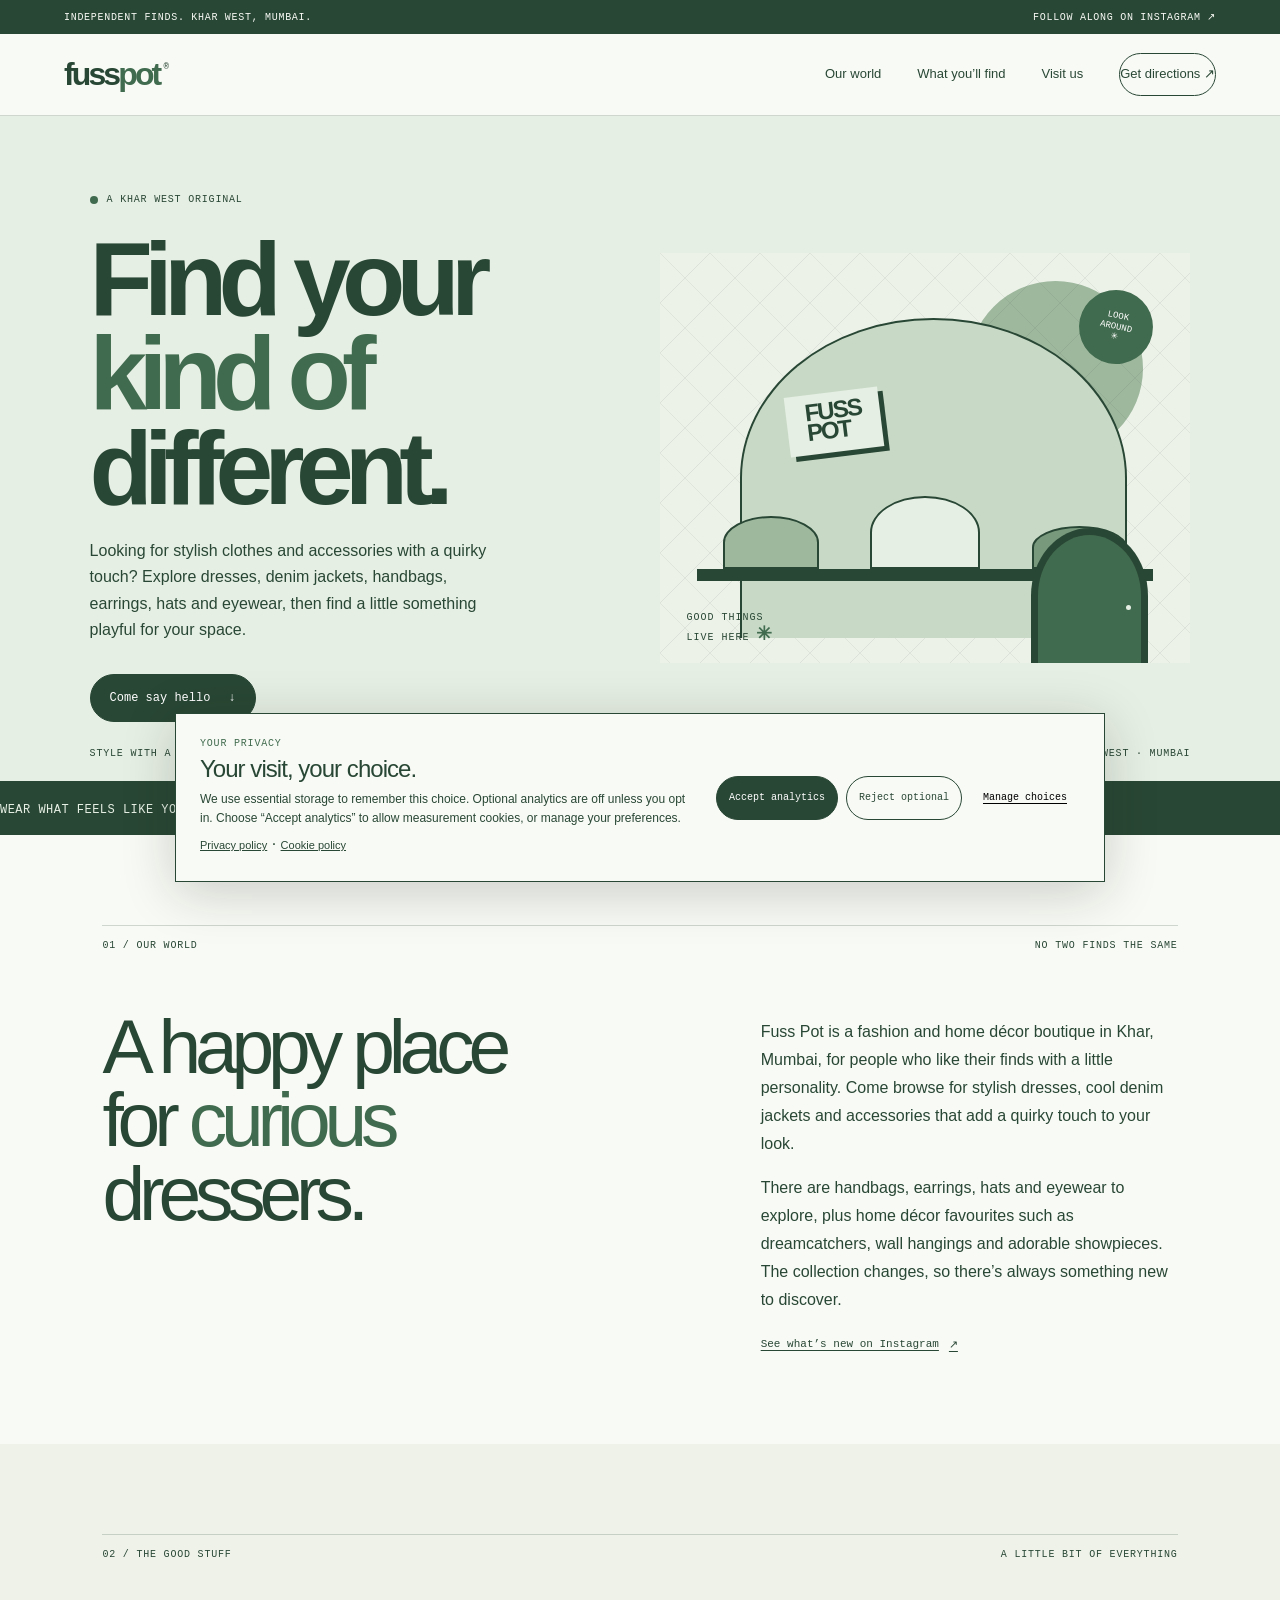
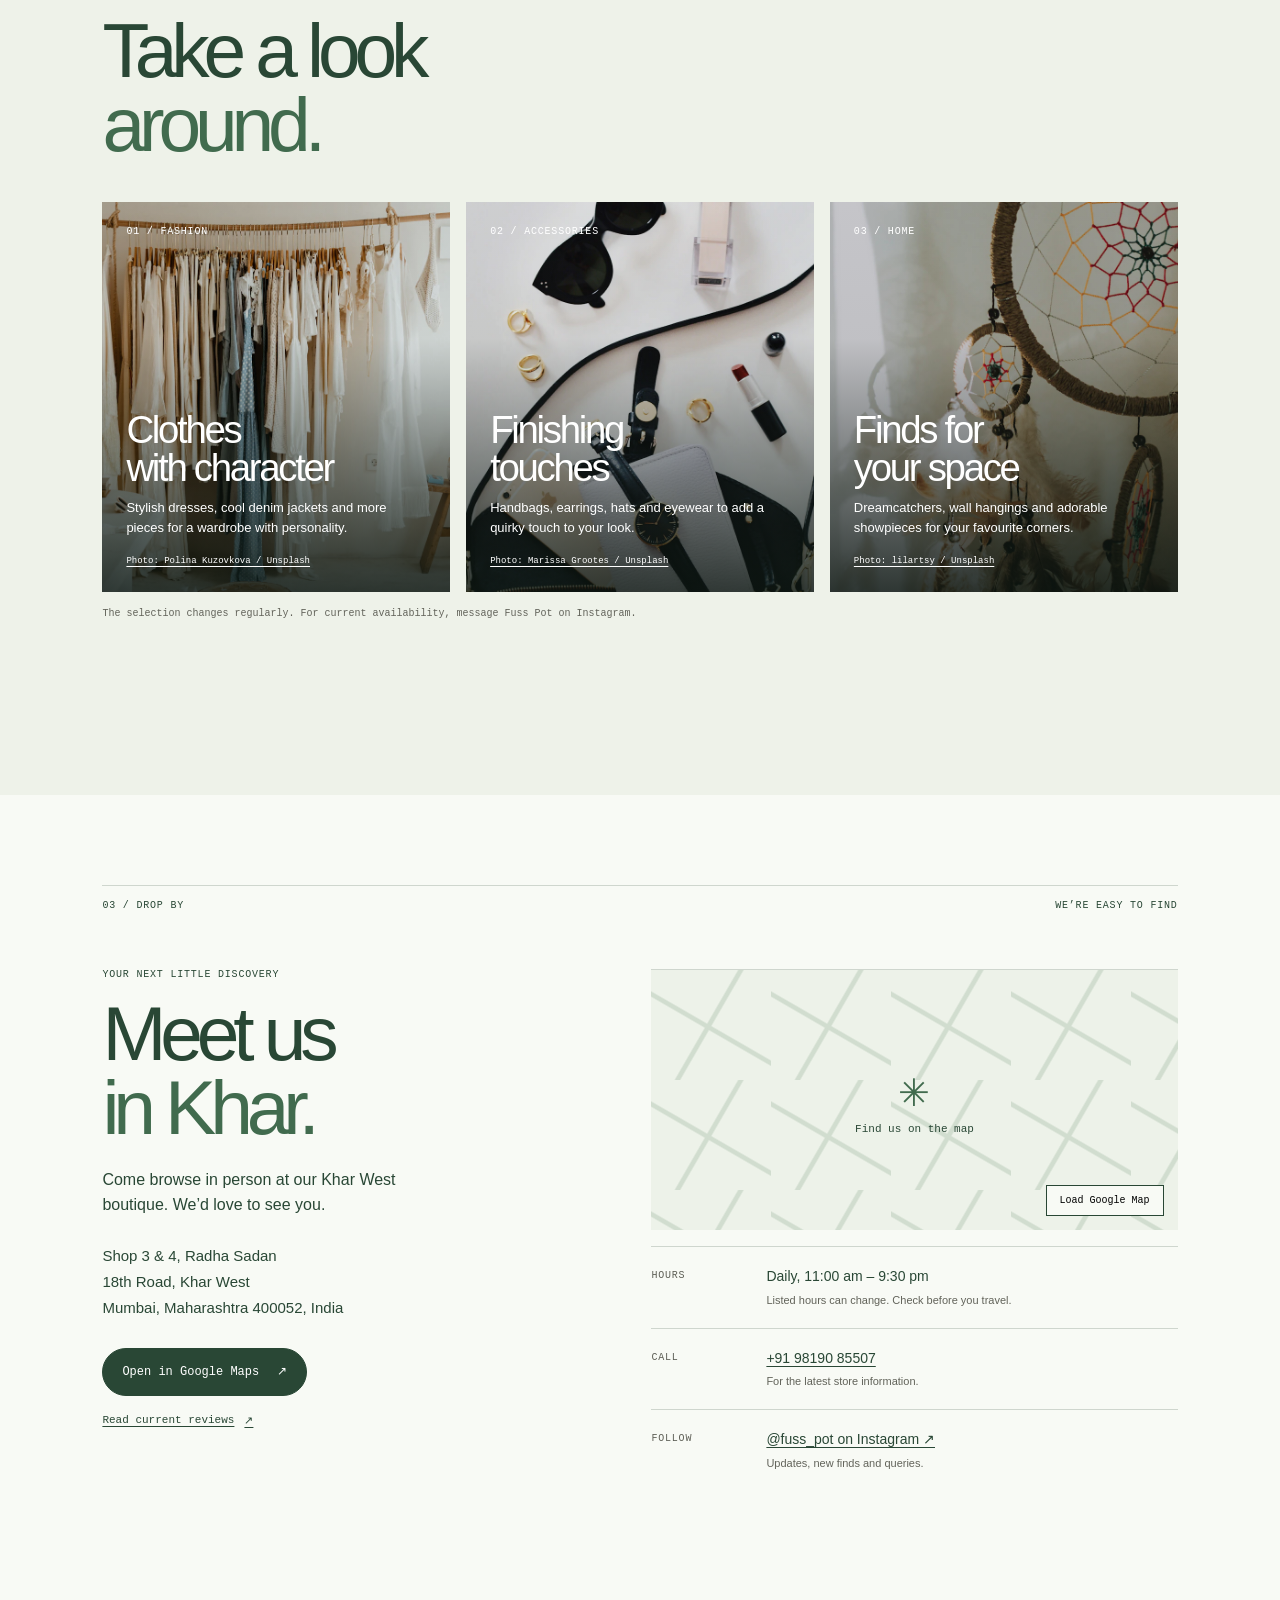
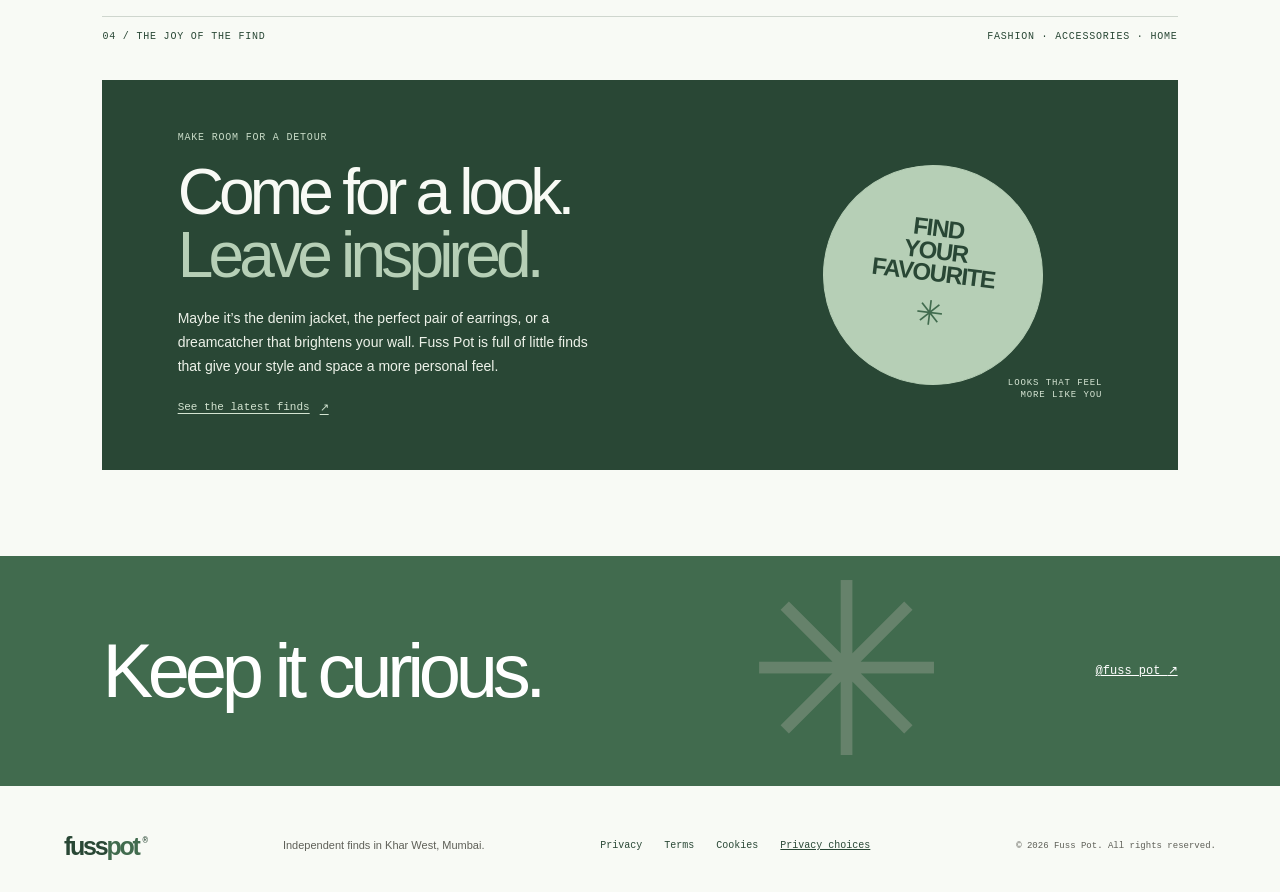
<file: index.html>
<!doctype html>
<html lang="en-IN">
<head>
  <meta charset="utf-8">
  <meta name="viewport" content="width=device-width, initial-scale=1">
  <meta name="theme-color" content="#efff36">
  <meta name="description" content="Discover Fuss Pot in Khar, Mumbai: quirky fashion, dresses, handbags, earrings, eyewear and playful home décor. Find store details, hours and directions.">
  <meta property="og:type" content="website">
  <meta property="og:title" content="Fuss Pot Mumbai — Quirky Fashion & Home Décor">
  <meta property="og:description" content="Explore stylish clothes, accessories and playful home décor at Fuss Pot in Khar, Mumbai.">
  <meta property="og:locale" content="en_IN">
  <title>Fuss Pot Mumbai | Quirky Fashion & Home Décor in Khar</title>
  <link rel="stylesheet" href="/styles.css">
  <link rel="icon" href="/favicon.svg" type="image/svg+xml">
  <script type="application/ld+json">
  {
    "@context":"https://schema.org",
    "@graph":[
      {"@type":"Organization","@id":"#organization","name":"Fuss Pot","sameAs":["https://www.instagram.com/fuss_pot/"],"telephone":"+91-98190-85507","address":{"@type":"PostalAddress","streetAddress":"Shop 3 & 4, Radha Sadan, 18th Road, Khar West","addressLocality":"Mumbai","addressRegion":"Maharashtra","postalCode":"400052","addressCountry":"IN"}},
      {"@type":"WebSite","@id":"#website","name":"Fuss Pot","publisher":{"@id":"#organization"},"inLanguage":"en-IN"},
      {"@type":"Article","@id":"#about","headline":"Fuss Pot in Mumbai: Quirky Fashion and Home Décor","description":"Discover stylish clothes, handbags, earrings, hats, eyewear and playful home décor at Fuss Pot in Khar, Mumbai.","author":{"@id":"#organization"},"publisher":{"@id":"#organization"},"mainEntityOfPage":{"@id":"#website"},"inLanguage":"en-IN"}
    ]
  }
  </script>
</head>
<body>
  <a class="skip-link" href="#main">Skip to content</a>
  <div class="topline"><span>Independent finds. Khar West, Mumbai.</span><a href="https://www.instagram.com/fuss_pot/" target="_blank" rel="noopener noreferrer">Follow along on Instagram <span aria-hidden="true">↗</span></a></div>
  <header class="site-header">
    <a class="wordmark" href="/" aria-label="Fuss Pot home">fuss<span>pot</span><i aria-hidden="true">®</i></a>
    <button class="menu-toggle" type="button" aria-expanded="false" aria-controls="main-nav"><span class="sr-only">Toggle navigation</span><span></span><span></span></button>
    <nav id="main-nav" class="main-nav" aria-label="Main navigation">
      <a href="#story">Our world</a><a href="#finds">What you’ll find</a><a href="#visit">Visit us</a>
      <a class="nav-cta" href="https://www.google.com/maps/search/?api=1&query=Fuss+Pot+Radha+Sadan+18th+Road+Khar+West+Mumbai" target="_blank" rel="noopener noreferrer">Get directions <span aria-hidden="true">↗</span></a>
    </nav>
  </header>
  <main id="main">
    <section class="hero" aria-labelledby="hero-title">
      <div class="hero-copy">
        <p class="eyebrow"><span class="dot"></span> A Khar West original</p>
        <h1 id="hero-title">Find your<br><span>kind of</span> different.</h1>
        <p class="hero-intro">Looking for stylish clothes and accessories with a quirky touch? Explore dresses, denim jackets, handbags, earrings, hats and eyewear, then find a little something playful for your space.</p>
        <a class="button button-dark" href="#visit">Come say hello <span aria-hidden="true">↓</span></a>
      </div>
      <div class="hero-art" role="img" aria-label="Graphic illustration of a playful boutique storefront in warm ivory and soft greens">
        <div class="art-sun"></div><div class="art-arc"></div><div class="art-shelf"><span></span><span></span><span></span></div>
        <div class="art-sign">FUSS<br>POT</div><div class="art-door"></div><div class="art-caption">GOOD THINGS<br>LIVE HERE <b>✳</b></div>
        <div class="art-sticker">LOOK<br>AROUND<br>✳</div>
      </div>
      <div class="hero-footer"><span>STYLE WITH A SIDE OF SURPRISE</span><span>KHAR WEST · MUMBAI</span></div>
    </section>
    <section class="ticker" aria-label="Fuss Pot finds"><div>Wear what feels like you <b>✳</b> Make room for the unexpected <b>✳</b> Find your next favourite <b>✳</b> Wear what feels like you <b>✳</b></div></section>
    <section class="story section-wrap" id="story" aria-labelledby="story-title">
      <div class="section-label"><span>01 / OUR WORLD</span><span>NO TWO FINDS THE SAME</span></div>
      <div class="story-grid"><h2 id="story-title">A happy place<br>for <em>curious</em> dressers.</h2><div class="story-body"><p>Fuss Pot is a fashion and home décor boutique in Khar, Mumbai, for people who like their finds with a little personality. Come browse for stylish dresses, cool denim jackets and accessories that add a quirky touch to your look.</p><p>There are handbags, earrings, hats and eyewear to explore, plus home décor favourites such as dreamcatchers, wall hangings and adorable showpieces. The collection changes, so there’s always something new to discover.</p><a class="text-link" href="https://www.instagram.com/fuss_pot/" target="_blank" rel="noopener noreferrer">See what’s new on Instagram <span aria-hidden="true">↗</span></a></div></div>
    </section>
    <section class="finds" id="finds" aria-labelledby="finds-title">
      <div class="section-wrap"><div class="section-label"><span>02 / THE GOOD STUFF</span><span>A LITTLE BIT OF EVERYTHING</span></div><h2 id="finds-title">Take a look<br><em>around.</em></h2>
        <div class="find-grid">
          <article class="find-card find-fashion">
            <img class="find-photo" src="public/images/fashion-rack.webp" width="1000" height="850" loading="lazy" decoding="async" alt="A clothing rack with light dresses and natural fabrics in a boutique.">
            <div class="card-index">01 / FASHION</div>
            <div class="find-card-copy"><h3>Clothes<br>with character</h3><p>Stylish dresses, cool denim jackets and more pieces for a wardrobe with personality.</p></div>
            <a class="photo-credit" href="https://unsplash.com/photos/clothes-hanging-on-a-rack-in-a-boutique-pt3EBzQcxP0" target="_blank" rel="noopener noreferrer">Photo: Polina Kuzovkova / Unsplash</a>
          </article>
          <article class="find-card find-accessories">
            <img class="find-photo" src="public/images/accessories.webp" width="1000" height="850" loading="lazy" decoding="async" alt="Handbag, sunglasses, jewelry and everyday accessories arranged together.">
            <div class="card-index">02 / ACCESSORIES</div>
            <div class="find-card-copy"><h3>Finishing<br>touches</h3><p>Handbags, earrings, hats and eyewear to add a quirky touch to your look.</p></div>
            <a class="photo-credit" href="https://unsplash.com/photos/womens-sunglasses-and-black-bag-with-watch-and-iphone-6-D4jRahaUaIc" target="_blank" rel="noopener noreferrer">Photo: Marissa Grootes / Unsplash</a>
          </article>
          <article class="find-card find-home">
            <img class="find-photo" src="public/images/dreamcatcher.webp" width="1000" height="850" loading="lazy" decoding="async" alt="A handcrafted dreamcatcher hanging against a neutral wall.">
            <div class="card-index">03 / HOME</div>
            <div class="find-card-copy"><h3>Finds for<br>your space</h3><p>Dreamcatchers, wall hangings and adorable showpieces for your favourite corners.</p></div>
            <a class="photo-credit" href="https://unsplash.com/photos/brown-and-white-dreamcatcher-OBT3u6UOs3s" target="_blank" rel="noopener noreferrer">Photo: lilartsy / Unsplash</a>
          </article>
        </div>
        <p class="fineprint">The selection changes regularly. For current availability, message Fuss Pot on Instagram.</p>
      </div>
    </section>
    <section class="visit section-wrap" id="visit" aria-labelledby="visit-title">
      <div class="section-label"><span>03 / DROP BY</span><span>WE’RE EASY TO FIND</span></div>
      <div class="visit-grid"><div class="visit-copy"><p class="eyebrow">Your next little discovery</p><h2 id="visit-title">Meet us<br><em>in Khar.</em></h2><p class="visit-intro">Come browse in person at our Khar West boutique. We’d love to see you.</p>
        <address>Shop 3 &amp; 4, Radha Sadan<br>18th Road, Khar West<br>Mumbai, Maharashtra 400052, India</address>
        <div class="visit-actions"><a class="button button-dark" href="https://www.google.com/maps/search/?api=1&query=Fuss+Pot+Radha+Sadan+18th+Road+Khar+West+Mumbai" target="_blank" rel="noopener noreferrer">Open in Google Maps <span aria-hidden="true">↗</span></a><a class="text-link" href="https://www.google.com/search?q=Fuss+Pot+Khar+West+reviews" target="_blank" rel="noopener noreferrer">Read current reviews <span aria-hidden="true">↗</span></a></div>
      </div><div class="visit-details"><div class="map-frame" data-map-container><div class="map-placeholder"><span class="map-pin" aria-hidden="true">✳</span><p>Find us on the map</p><button class="map-link" type="button" data-load-map>Load Google Map</button></div></div>
        <div class="details-row"><span>HOURS</span><p>Daily, 11:00 am – 9:30 pm<small>Listed hours can change. Check before you travel.</small></p></div>
        <div class="details-row"><span>CALL</span><p><a href="tel:+919819085507">+91 98190 85507</a><small>For the latest store information.</small></p></div>
        <div class="details-row"><span>FOLLOW</span><p><a href="https://www.instagram.com/fuss_pot/" target="_blank" rel="noopener noreferrer">@fuss_pot on Instagram ↗</a><small>Updates, new finds and queries.</small></p></div>
      </div></div>
    </section>
    <section class="discovery section-wrap" aria-labelledby="discovery-title"><div class="section-label"><span>04 / THE JOY OF THE FIND</span><span>FASHION · ACCESSORIES · HOME</span></div><article class="discovery-card"><div class="discovery-copy"><p class="eyebrow">Make room for a detour</p><h2 id="discovery-title">Come for a look.<br><em>Leave inspired.</em></h2><p>Maybe it’s the denim jacket, the perfect pair of earrings, or a dreamcatcher that brightens your wall. Fuss Pot is full of little finds that give your style and space a more personal feel.</p><a class="text-link" href="https://www.instagram.com/fuss_pot/" target="_blank" rel="noopener noreferrer">See the latest finds <span aria-hidden="true">↗</span></a></div><div class="discovery-art" role="img" aria-label="A round green badge celebrating personal style and unexpected finds"><div class="discovery-stamp">FIND<br>YOUR<br>FAVOURITE<span aria-hidden="true">✳</span></div><p>LOOKS THAT FEEL<br>MORE LIKE YOU</p></div></article></section>
    <section class="closing"><p>Keep it curious.</p><a href="https://www.instagram.com/fuss_pot/" target="_blank" rel="noopener noreferrer">@fuss_pot <span aria-hidden="true">↗</span></a><span class="closing-star" aria-hidden="true">✳</span></section>
  </main>
  <footer class="site-footer"><a class="wordmark footer-mark" href="/" aria-label="Fuss Pot home">fuss<span>pot</span><i aria-hidden="true">®</i></a><p>Independent finds in Khar West, Mumbai.</p><nav aria-label="Legal"><a href="/privacy.html">Privacy</a><a href="/terms.html">Terms</a><a href="/cookies.html">Cookies</a><button class="footer-link" type="button" data-open-consent>Privacy choices</button></nav><small>© <span data-year></span> Fuss Pot. All rights reserved.</small></footer>
  <div class="consent-banner" data-consent-banner role="dialog" aria-labelledby="consent-title" aria-describedby="consent-copy" hidden><div><p class="consent-eyebrow">YOUR PRIVACY</p><h2 id="consent-title">Your visit, your choice.</h2><p id="consent-copy">We use essential storage to remember this choice. Optional analytics are off unless you opt in. Choose “Accept analytics” to allow measurement cookies, or manage your preferences.</p><a href="/privacy.html">Privacy policy</a> · <a href="/cookies.html">Cookie policy</a></div><div class="consent-actions"><button class="button button-dark" type="button" data-consent="accept">Accept analytics</button><button class="button button-light" type="button" data-consent="reject">Reject optional</button><button class="button button-quiet" type="button" data-consent="manage">Manage choices</button></div><div class="consent-settings" data-consent-settings hidden><label><input type="checkbox" checked disabled> Essential storage <span>Always on</span></label><label><input type="checkbox" data-analytics-choice> Analytics cookies <span>Optional</span></label><div><button class="button button-dark" type="button" data-consent="save">Save choices</button><button class="button button-quiet" type="button" data-consent="reject">Reject optional</button></div></div></div>
  <script src="/script.js" defer></script>
</body>
</html>
</file>
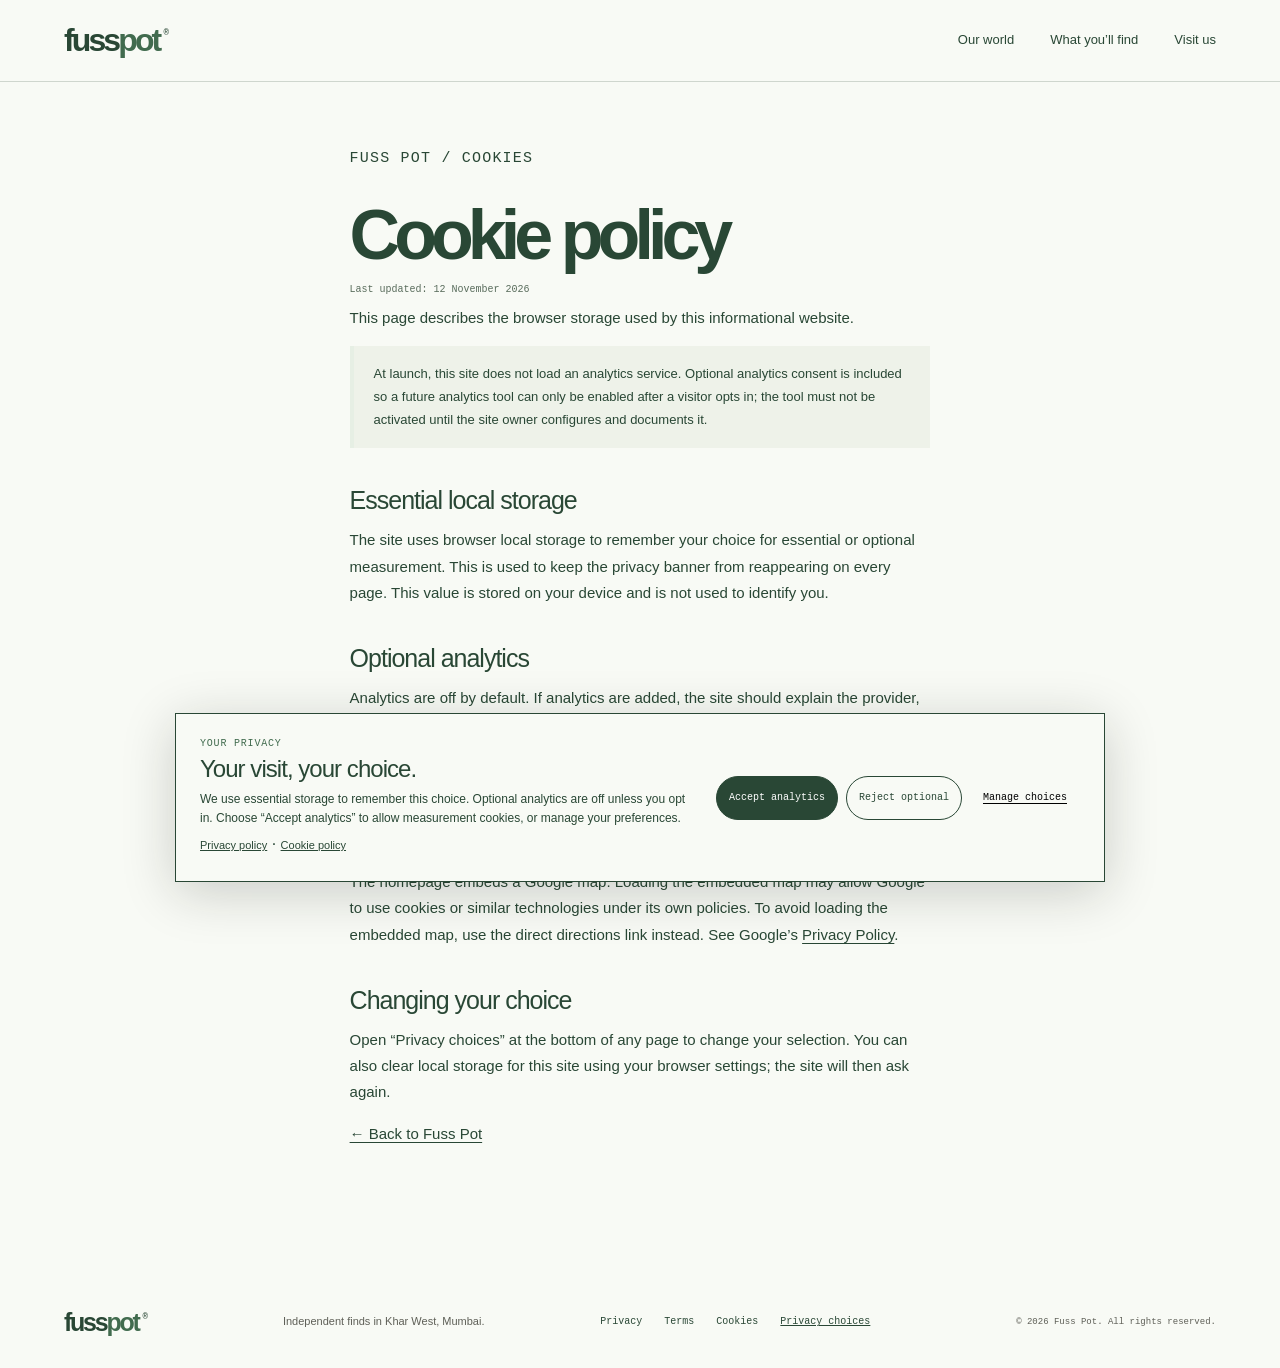
<file: cookies.html>
<!doctype html><html lang="en-IN"><head><meta charset="utf-8"><meta name="viewport" content="width=device-width, initial-scale=1"><meta name="description" content="Cookie and local storage information for the Fuss Pot website."><title>Cookie Policy — Fuss Pot</title><link rel="stylesheet" href="/styles.css"><link rel="icon" href="/favicon.svg" type="image/svg+xml"></head><body><a class="skip-link" href="#main">Skip to content</a><header class="site-header"><a class="wordmark" href="/" aria-label="Fuss Pot home">fuss<span>pot</span><i>®</i></a><nav class="main-nav" aria-label="Main navigation"><a href="/#story">Our world</a><a href="/#finds">What you’ll find</a><a href="/#visit">Visit us</a></nav></header><main id="main" class="legal-page"><article class="legal-content"><p class="eyebrow">FUSS POT / COOKIES</p><h1>Cookie policy</h1><p class="updated">Last updated: 12 November 2026</p><p>This page describes the browser storage used by this informational website.</p><p class="callout">At launch, this site does not load an analytics service. Optional analytics consent is included so a future analytics tool can only be enabled after a visitor opts in; the tool must not be activated until the site owner configures and documents it.</p><h2>Essential local storage</h2><p>The site uses browser local storage to remember your choice for essential or optional measurement. This is used to keep the privacy banner from reappearing on every page. This value is stored on your device and is not used to identify you.</p><h2>Optional analytics</h2><p>Analytics are off by default. If analytics are added, the site should explain the provider, the information collected, how long it is retained, and any transfers before seeking consent. You can reject optional analytics or update your decision through the “Privacy choices” control in the footer.</p><h2>Third-party map</h2><p>The homepage embeds a Google map. Loading the embedded map may allow Google to use cookies or similar technologies under its own policies. To avoid loading the embedded map, use the direct directions link instead. See Google’s <a href="https://policies.google.com/privacy" target="_blank" rel="noopener noreferrer">Privacy Policy</a>.</p><h2>Changing your choice</h2><p>Open “Privacy choices” at the bottom of any page to change your selection. You can also clear local storage for this site using your browser settings; the site will then ask again.</p><p><a href="/">← Back to Fuss Pot</a></p></article></main><footer class="site-footer"><a class="wordmark footer-mark" href="/">fuss<span>pot</span><i>®</i></a><p>Independent finds in Khar West, Mumbai.</p><nav aria-label="Legal"><a href="/privacy.html">Privacy</a><a href="/terms.html">Terms</a><a href="/cookies.html">Cookies</a><button class="footer-link" type="button" data-open-consent>Privacy choices</button></nav><small>© <span data-year></span> Fuss Pot. All rights reserved.</small></footer><div class="consent-banner" data-consent-banner role="dialog" aria-labelledby="consent-title" aria-describedby="consent-copy" hidden><div><p class="consent-eyebrow">YOUR PRIVACY</p><h2 id="consent-title">Your visit, your choice.</h2><p id="consent-copy">We use essential storage to remember this choice. Optional analytics are off unless you opt in. Choose “Accept analytics” to allow measurement cookies, or manage your preferences.</p><a href="/privacy.html">Privacy policy</a> · <a href="/cookies.html">Cookie policy</a></div><div class="consent-actions"><button class="button button-dark" type="button" data-consent="accept">Accept analytics</button><button class="button button-light" type="button" data-consent="reject">Reject optional</button><button class="button button-quiet" type="button" data-consent="manage">Manage choices</button></div><div class="consent-settings" data-consent-settings hidden><label><input type="checkbox" checked disabled> Essential storage <span>Always on</span></label><label><input type="checkbox" data-analytics-choice> Analytics cookies <span>Optional</span></label><div><button class="button button-dark" type="button" data-consent="save">Save choices</button><button class="button button-quiet" type="button" data-consent="reject">Reject optional</button></div></div></div><script src="/script.js" defer></script></body></html>
</file>
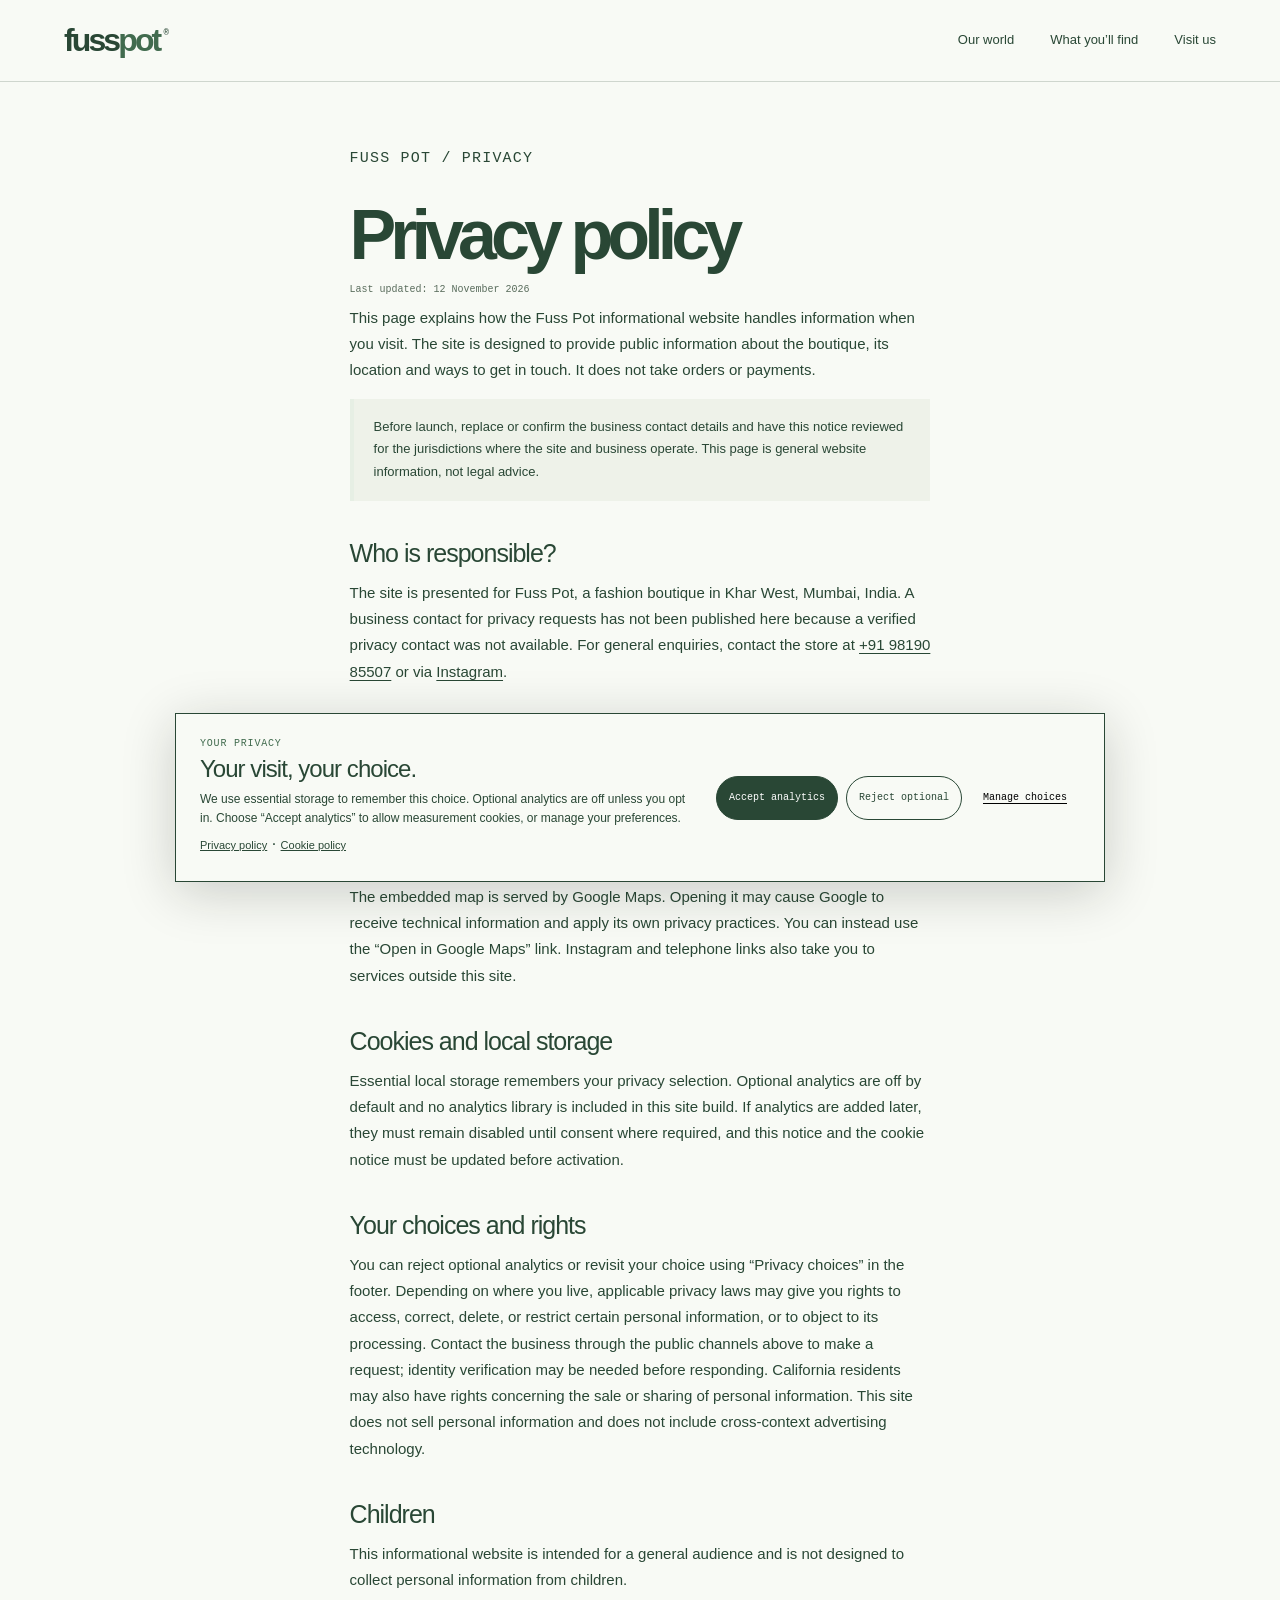
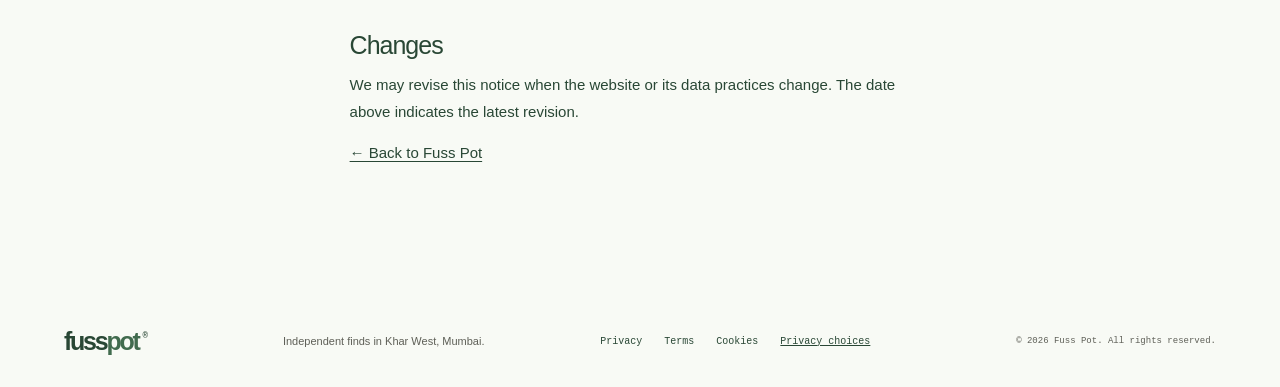
<file: privacy.html>
<!doctype html><html lang="en-IN"><head><meta charset="utf-8"><meta name="viewport" content="width=device-width, initial-scale=1"><meta name="description" content="Privacy information for visitors to Fuss Pot’s informational website."><title>Privacy Policy — Fuss Pot</title><link rel="stylesheet" href="/styles.css"><link rel="icon" href="/favicon.svg" type="image/svg+xml"></head><body><a class="skip-link" href="#main">Skip to content</a><header class="site-header"><a class="wordmark" href="/" aria-label="Fuss Pot home">fuss<span>pot</span><i>®</i></a><nav class="main-nav" aria-label="Main navigation"><a href="/#story">Our world</a><a href="/#finds">What you’ll find</a><a href="/#visit">Visit us</a></nav></header><main id="main" class="legal-page"><article class="legal-content"><p class="eyebrow">FUSS POT / PRIVACY</p><h1>Privacy policy</h1><p class="updated">Last updated: 12 November 2026</p><p>This page explains how the Fuss Pot informational website handles information when you visit. The site is designed to provide public information about the boutique, its location and ways to get in touch. It does not take orders or payments.</p><p class="callout">Before launch, replace or confirm the business contact details and have this notice reviewed for the jurisdictions where the site and business operate. This page is general website information, not legal advice.</p>
<h2>Who is responsible?</h2><p>The site is presented for Fuss Pot, a fashion boutique in Khar West, Mumbai, India. A business contact for privacy requests has not been published here because a verified privacy contact was not available. For general enquiries, contact the store at <a href="tel:+919819085507">+91 98190 85507</a> or via <a href="https://www.instagram.com/fuss_pot/" rel="noopener noreferrer" target="_blank">Instagram</a>.</p>
<h2>Information processed</h2><p>This static site does not request account details, payment details, or contact-form submissions. Your browser may send standard technical information to the hosting provider when loading the site, such as IP address, device and browser information, requested pages, and timestamps, for delivery, security, and troubleshooting.</p><p>The embedded map is served by Google Maps. Opening it may cause Google to receive technical information and apply its own privacy practices. You can instead use the “Open in Google Maps” link. Instagram and telephone links also take you to services outside this site.</p>
<h2>Cookies and local storage</h2><p>Essential local storage remembers your privacy selection. Optional analytics are off by default and no analytics library is included in this site build. If analytics are added later, they must remain disabled until consent where required, and this notice and the cookie notice must be updated before activation.</p>
<h2>Your choices and rights</h2><p>You can reject optional analytics or revisit your choice using “Privacy choices” in the footer. Depending on where you live, applicable privacy laws may give you rights to access, correct, delete, or restrict certain personal information, or to object to its processing. Contact the business through the public channels above to make a request; identity verification may be needed before responding. California residents may also have rights concerning the sale or sharing of personal information. This site does not sell personal information and does not include cross-context advertising technology.</p>
<h2>Children</h2><p>This informational website is intended for a general audience and is not designed to collect personal information from children.</p>
<h2>Changes</h2><p>We may revise this notice when the website or its data practices change. The date above indicates the latest revision.</p><p><a href="/">← Back to Fuss Pot</a></p></article></main><footer class="site-footer"><a class="wordmark footer-mark" href="/">fuss<span>pot</span><i>®</i></a><p>Independent finds in Khar West, Mumbai.</p><nav aria-label="Legal"><a href="/privacy.html">Privacy</a><a href="/terms.html">Terms</a><a href="/cookies.html">Cookies</a><button class="footer-link" type="button" data-open-consent>Privacy choices</button></nav><small>© <span data-year></span> Fuss Pot. All rights reserved.</small></footer><div class="consent-banner" data-consent-banner role="dialog" aria-labelledby="consent-title" aria-describedby="consent-copy" hidden><div><p class="consent-eyebrow">YOUR PRIVACY</p><h2 id="consent-title">Your visit, your choice.</h2><p id="consent-copy">We use essential storage to remember this choice. Optional analytics are off unless you opt in. Choose “Accept analytics” to allow measurement cookies, or manage your preferences.</p><a href="/privacy.html">Privacy policy</a> · <a href="/cookies.html">Cookie policy</a></div><div class="consent-actions"><button class="button button-dark" type="button" data-consent="accept">Accept analytics</button><button class="button button-light" type="button" data-consent="reject">Reject optional</button><button class="button button-quiet" type="button" data-consent="manage">Manage choices</button></div><div class="consent-settings" data-consent-settings hidden><label><input type="checkbox" checked disabled> Essential storage <span>Always on</span></label><label><input type="checkbox" data-analytics-choice> Analytics cookies <span>Optional</span></label><div><button class="button button-dark" type="button" data-consent="save">Save choices</button><button class="button button-quiet" type="button" data-consent="reject">Reject optional</button></div></div></div><script src="/script.js" defer></script></body></html>
</file>
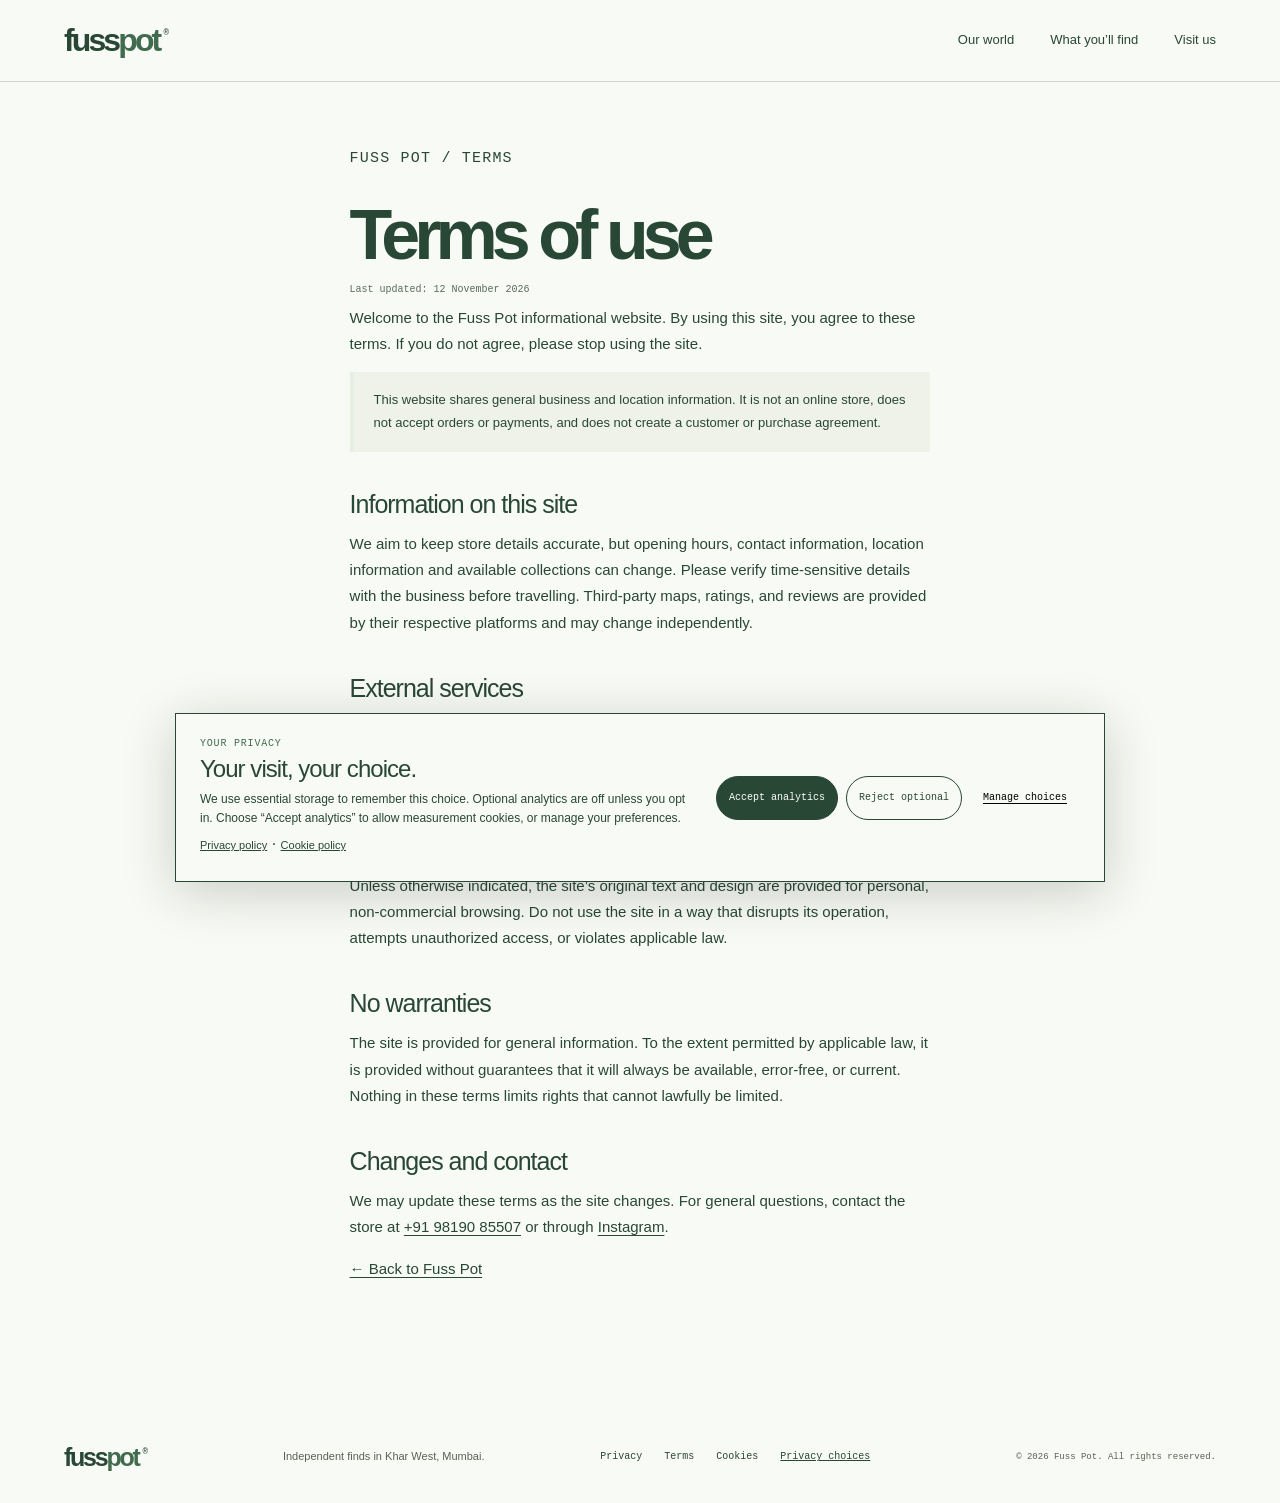
<file: terms.html>
<!doctype html><html lang="en-IN"><head><meta charset="utf-8"><meta name="viewport" content="width=device-width, initial-scale=1"><meta name="description" content="Terms for use of the Fuss Pot informational website."><title>Terms of Use — Fuss Pot</title><link rel="stylesheet" href="/styles.css"><link rel="icon" href="/favicon.svg" type="image/svg+xml"></head><body><a class="skip-link" href="#main">Skip to content</a><header class="site-header"><a class="wordmark" href="/" aria-label="Fuss Pot home">fuss<span>pot</span><i>®</i></a><nav class="main-nav" aria-label="Main navigation"><a href="/#story">Our world</a><a href="/#finds">What you’ll find</a><a href="/#visit">Visit us</a></nav></header><main id="main" class="legal-page"><article class="legal-content"><p class="eyebrow">FUSS POT / TERMS</p><h1>Terms of use</h1><p class="updated">Last updated: 12 November 2026</p><p>Welcome to the Fuss Pot informational website. By using this site, you agree to these terms. If you do not agree, please stop using the site.</p><p class="callout">This website shares general business and location information. It is not an online store, does not accept orders or payments, and does not create a customer or purchase agreement.</p><h2>Information on this site</h2><p>We aim to keep store details accurate, but opening hours, contact information, location information and available collections can change. Please verify time-sensitive details with the business before travelling. Third-party maps, ratings, and reviews are provided by their respective platforms and may change independently.</p><h2>External services</h2><p>This site links to Google Maps and Instagram and may display a map supplied by Google. Those services have their own terms, privacy notices, and availability. Fuss Pot does not control third-party content or services.</p><h2>Site materials</h2><p>Unless otherwise indicated, the site’s original text and design are provided for personal, non-commercial browsing. Do not use the site in a way that disrupts its operation, attempts unauthorized access, or violates applicable law.</p><h2>No warranties</h2><p>The site is provided for general information. To the extent permitted by applicable law, it is provided without guarantees that it will always be available, error-free, or current. Nothing in these terms limits rights that cannot lawfully be limited.</p><h2>Changes and contact</h2><p>We may update these terms as the site changes. For general questions, contact the store at <a href="tel:+919819085507">+91 98190 85507</a> or through <a href="https://www.instagram.com/fuss_pot/" rel="noopener noreferrer" target="_blank">Instagram</a>.</p><p><a href="/">← Back to Fuss Pot</a></p></article></main><footer class="site-footer"><a class="wordmark footer-mark" href="/">fuss<span>pot</span><i>®</i></a><p>Independent finds in Khar West, Mumbai.</p><nav aria-label="Legal"><a href="/privacy.html">Privacy</a><a href="/terms.html">Terms</a><a href="/cookies.html">Cookies</a><button class="footer-link" type="button" data-open-consent>Privacy choices</button></nav><small>© <span data-year></span> Fuss Pot. All rights reserved.</small></footer><div class="consent-banner" data-consent-banner role="dialog" aria-labelledby="consent-title" aria-describedby="consent-copy" hidden><div><p class="consent-eyebrow">YOUR PRIVACY</p><h2 id="consent-title">Your visit, your choice.</h2><p id="consent-copy">We use essential storage to remember this choice. Optional analytics are off unless you opt in. Choose “Accept analytics” to allow measurement cookies, or manage your preferences.</p><a href="/privacy.html">Privacy policy</a> · <a href="/cookies.html">Cookie policy</a></div><div class="consent-actions"><button class="button button-dark" type="button" data-consent="accept">Accept analytics</button><button class="button button-light" type="button" data-consent="reject">Reject optional</button><button class="button button-quiet" type="button" data-consent="manage">Manage choices</button></div><div class="consent-settings" data-consent-settings hidden><label><input type="checkbox" checked disabled> Essential storage <span>Always on</span></label><label><input type="checkbox" data-analytics-choice> Analytics cookies <span>Optional</span></label><div><button class="button button-dark" type="button" data-consent="save">Save choices</button><button class="button button-quiet" type="button" data-consent="reject">Reject optional</button></div></div></div><script src="/script.js" defer></script></body></html>
</file>
<file: styles.css>
:root{--ink:#171914;--paper:#f4f2eb;--acid:#eaff36;--blue:#4744e8;--muted:#77786d;--line:rgba(23,25,20,.2);--display:'Space Grotesk',Arial,sans-serif;--body:'DM Sans',Arial,sans-serif;--mono:'DM Mono',monospace}*{box-sizing:border-box}html{scroll-behavior:smooth;scroll-padding-top:90px}body{margin:0;background:var(--paper);color:var(--ink);font-family:var(--body);font-size:16px;line-height:1.55}a{color:inherit}a:focus-visible,button:focus-visible,summary:focus-visible,input:focus-visible{outline:3px solid #3440c8;outline-offset:4px}.sr-only{position:absolute;width:1px;height:1px;padding:0;margin:-1px;overflow:hidden;clip:rect(0,0,0,0);white-space:nowrap;border:0}.skip-link{position:absolute;z-index:1000;top:-60px;left:1rem;background:var(--acid);padding:.8rem 1rem}.skip-link:focus{top:1rem}.topline{min-height:34px;background:var(--ink);color:var(--paper);padding:7px 5vw;display:flex;justify-content:space-between;align-items:center;font:10px var(--mono);letter-spacing:.07em;text-transform:uppercase}.topline a{text-decoration:none}.site-header{height:82px;padding:0 5vw;display:flex;align-items:center;justify-content:space-between;border-bottom:1px solid var(--line);position:sticky;top:0;background:var(--paper);z-index:20}.wordmark{font:700 32px/.8 var(--display);letter-spacing:-.09em;text-decoration:none}.wordmark span{color:var(--blue)}.wordmark i{font:9px var(--mono);vertical-align:top;margin-left:4px;letter-spacing:0}.main-nav{display:flex;align-items:center;gap:36px;font-size:13px}.main-nav a{text-decoration:none}.main-nav a:not(.nav-cta):hover,.site-footer a:hover,.text-link:hover{text-decoration:underline;text-underline-offset:4px}.nav-cta{padding:12px 16px;border:1px solid var(--ink);border-radius:99px}.nav-cta:hover{background:var(--acid)}.menu-toggle{display:none}.hero{min-height:600px;background:var(--acid);padding:78px 7vw 22px;display:grid;grid-template-columns:1fr .93fr;grid-template-rows:1fr auto;position:relative;overflow:hidden}.hero-copy{z-index:2;align-self:center;max-width:575px}.eyebrow,.section-label,.card-index,.hero-footer,.details-row>span,.consent-eyebrow{font:10px var(--mono);letter-spacing:.08em;text-transform:uppercase}.eyebrow{display:flex;align-items:center;gap:9px}.dot{width:8px;height:8px;background:var(--blue);border-radius:50%}h1,h2,h3,p{margin-top:0}h1{font:600 clamp(56px,8.1vw,112px)/.91 var(--display);letter-spacing:-.085em;margin:27px 0 23px}h1 span{color:var(--blue)}.hero-intro{max-width:410px;font-size:16px;line-height:1.65;margin-bottom:30px}.button{min-height:48px;padding:0 19px;border-radius:99px;display:inline-flex;align-items:center;justify-content:center;gap:18px;text-decoration:none;font:500 12px var(--mono);cursor:pointer;border:1px solid var(--ink)}.button-dark{color:white;background:var(--ink)}.button-dark:hover{background:var(--blue);border-color:var(--blue)}.button-light{background:var(--paper);color:var(--ink)}.button-light:hover,.button-quiet:hover{background:var(--acid)}.button-quiet{background:transparent;border-color:transparent;text-decoration:underline;text-underline-offset:3px}.hero-art{position:relative;min-height:410px;align-self:center;background:#ddd9c9;overflow:hidden;isolation:isolate}.hero-art:before{content:"";position:absolute;inset:0;background:linear-gradient(135deg,transparent 0 49.8%,rgba(23,25,20,.08) 50% 50.2%,transparent 50.4%),linear-gradient(45deg,transparent 0 49.8%,rgba(23,25,20,.06) 50% 50.2%,transparent 50.4%);background-size:50px 50px}.art-sun{width:175px;height:175px;background:#fb6e48;border-radius:50%;position:absolute;top:7%;right:9%;z-index:-1}.art-arc{position:absolute;width:73%;height:78%;left:15%;top:16%;border:2px solid var(--ink);border-bottom:0;border-radius:55% 55% 0 0;background:#7bc7d2}.art-shelf{position:absolute;left:7%;bottom:20%;height:19%;width:86%;border-bottom:12px solid var(--ink);display:flex;justify-content:space-around;align-items:end}.art-shelf span{width:21%;height:80%;background:#fb6e48;border-radius:55% 55% 0 0;border:2px solid var(--ink)}.art-shelf span:nth-child(2){height:110%;background:var(--acid);width:24%}.art-shelf span:nth-child(3){height:65%;background:#df7dba}.art-sign{position:absolute;left:24%;top:34%;background:var(--acid);padding:8px 19px 12px;font:700 24px/.84 var(--display);letter-spacing:-.08em;transform:rotate(-7deg);box-shadow:5px 5px var(--ink);z-index:2}.art-door{position:absolute;right:8%;bottom:0;width:22%;height:33%;border:7px solid var(--ink);border-bottom:0;background:#4744e8;border-radius:60% 60% 0 0}.art-door:after{content:"";position:absolute;width:5px;height:5px;border-radius:50%;background:var(--acid);right:10px;top:55%}.art-caption{position:absolute;left:5%;bottom:4%;font:10px/1.2 var(--mono);letter-spacing:.1em}.art-caption b{font-size:19px;color:var(--blue)}.art-sticker{position:absolute;right:7%;top:9%;background:var(--blue);color:white;border-radius:50%;width:74px;height:74px;display:grid;place-content:center;text-align:center;font:9px/1.15 var(--mono);transform:rotate(12deg);z-index:2}.hero-footer{grid-column:1/-1;display:flex;justify-content:space-between;padding-top:26px}.ticker{height:54px;overflow:hidden;background:var(--ink);color:var(--acid);display:flex;align-items:center;white-space:nowrap;font:12px var(--mono);letter-spacing:.04em;text-transform:uppercase}.ticker div{min-width:max-content;animation:marquee 28s linear infinite}.ticker b{font-size:17px;padding:0 18px}@keyframes marquee{to{transform:translateX(-35%)}}.section-wrap{padding:90px 8vw}.section-label{display:flex;justify-content:space-between;border-top:1px solid var(--line);padding-top:14px}.story-grid{display:grid;grid-template-columns:1fr .75fr;gap:8vw;padding-top:59px}.story h2,.finds h2,.visit h2,.faq h2{font:500 clamp(44px,6vw,78px)/.96 var(--display);letter-spacing:-.08em;margin:0}.story h2 em,.finds h2 em,.visit h2 em,.faq h2 em{font-style:normal;color:var(--blue)}.story-body{max-width:450px;padding-top:8px}.story-body p{font-size:16px;line-height:1.75}.text-link{font:11px var(--mono);text-underline-offset:3px;display:inline-flex;gap:10px}.finds{background:#e9e7dd;padding:0 0 86px}.finds h2{padding-top:54px}.find-grid{display:grid;grid-template-columns:repeat(3,1fr);gap:16px;margin-top:40px}.find-card{min-height:340px;position:relative;padding:24px;display:flex;flex-direction:column;justify-content:flex-end;overflow:hidden}.find-fashion{background:#f36d4d}.find-accessories{background:#7bc7d2}.find-home{background:#d9b5d0}.card-index{position:absolute;top:24px;left:24px}.find-card h3{font:500 33px/.98 var(--display);letter-spacing:-.06em;margin:0 0 12px}.find-card p{font-size:13px;line-height:1.5;max-width:260px;margin:0}.hanger{position:absolute;right:17%;top:19%;font-size:104px;color:var(--paper);line-height:1}.bag-shape{position:absolute;width:112px;height:98px;background:var(--acid);right:15%;top:24%;border:2px solid var(--ink);transform:rotate(7deg)}.bag-shape:before{content:"";position:absolute;width:44px;height:32px;left:32px;top:-31px;border:2px solid var(--ink);border-bottom:0;border-radius:50% 50% 0 0}.bag-shape:after{content:"✳";position:absolute;inset:24px;text-align:center;font-size:35px;color:var(--blue)}.home-shape{position:absolute;right:14%;top:19%;width:105px;height:112px;background:var(--blue);border-radius:52% 48% 8px 8px;transform:rotate(10deg)}.home-shape:before{content:"";position:absolute;left:-22px;top:42px;width:70px;height:45px;background:#f3e7b6;border:2px solid var(--ink);transform:rotate(-35deg);border-radius:50%}.home-shape span{position:absolute;left:38px;top:57px;width:23px;height:55px;background:#fb6e48;border:2px solid var(--ink);border-radius:50% 50% 5px 5px}.fineprint{font:10px var(--mono);color:#616258;margin:16px 0 0}.visit-grid{display:grid;grid-template-columns:.8fr 1fr;gap:10vw;padding-top:58px}.visit-copy .eyebrow{margin-bottom:17px}.visit-copy h2{margin-bottom:24px}.visit-intro{max-width:340px;margin-bottom:25px}.visit-copy address{font-style:normal;font-size:15px;line-height:1.75}.visit-actions{display:flex;flex-direction:column;align-items:flex-start;gap:18px;margin-top:26px}.visit-details{border-top:1px solid var(--line)}.map-frame{height:260px;position:relative;margin-bottom:16px;background:#e1dfd3}.map-frame iframe{border:0;width:100%;height:100%;filter:grayscale(1)}.map-link{position:absolute;right:14px;bottom:14px;background:var(--paper);padding:9px 13px;font:10px var(--mono);text-decoration:none}.details-row{display:grid;grid-template-columns:100px 1fr;gap:15px;border-top:1px solid var(--line);padding:19px 0}.details-row>span{padding-top:4px;color:#5d5e55}.details-row p{margin:0;font-size:14px}.details-row small{display:block;color:var(--muted);font-size:11px;margin-top:4px}.details-row a{text-underline-offset:3px}.faq{padding-top:25px}.faq h2{margin-top:50px;margin-bottom:34px}.faq-list{border-top:1px solid var(--line)}.faq details{border-bottom:1px solid var(--line);padding:0}.faq summary{list-style:none;cursor:pointer;padding:21px 0;font:500 17px var(--display);display:flex;justify-content:space-between;align-items:center;min-height:60px}.faq summary::-webkit-details-marker{display:none}.faq summary span{font:20px var(--body);transition:transform .2s}.faq details[open] summary span{transform:rotate(45deg)}.faq details p{max-width:650px;color:#55564d;padding:0 30px 20px 0;margin:0;font-size:14px}.closing{min-height:230px;background:var(--blue);color:white;padding:54px 8vw;display:flex;align-items:center;justify-content:space-between;position:relative;overflow:hidden}.closing p{font:500 clamp(38px,6vw,76px)/1 var(--display);letter-spacing:-.07em;margin:0}.closing a{font:12px var(--mono);z-index:1}.closing-star{position:absolute;font-size:240px;color:#706df5;right:26%;top:-70px}.site-footer{padding:38px 5vw 24px;display:grid;grid-template-columns:1fr 1.5fr 2fr auto;align-items:center;gap:22px}.footer-mark{font-size:25px}.site-footer p{font-size:11px;margin:0;color:#5e5f57}.site-footer nav{display:flex;gap:22px;align-items:center;font:10px var(--mono)}.site-footer nav a{text-decoration:none}.site-footer small{font:9px var(--mono);color:#5e5f57}.footer-link{font:inherit;background:none;border:0;text-decoration:underline;cursor:pointer;color:inherit;padding:8px 0}.consent-banner{position:fixed;z-index:100;bottom:18px;left:18px;right:18px;background:var(--paper);border:1px solid var(--ink);box-shadow:0 10px 50px #17191433;padding:24px;display:grid;grid-template-columns:1fr auto;gap:20px;max-width:930px;margin:auto}.consent-banner[hidden],.consent-settings[hidden]{display:none}.consent-eyebrow{margin-bottom:6px;color:var(--blue)}.consent-banner h2{font:500 24px var(--display);letter-spacing:-.04em;margin:0 0 7px}.consent-banner p:not(.consent-eyebrow){font-size:12px;max-width:610px;margin:0 0 5px}.consent-banner a{font-size:11px}.consent-actions{display:flex;align-items:center;gap:8px;flex-wrap:wrap;justify-content:end}.consent-actions .button{min-height:40px;padding:0 12px;font-size:10px}.consent-settings{grid-column:1/-1;border-top:1px solid var(--line);padding-top:14px;display:flex;gap:22px;align-items:center;flex-wrap:wrap;font-size:12px}.consent-settings label{display:flex;gap:8px;align-items:center}.consent-settings label span{color:var(--muted)}.consent-settings input{accent-color:var(--blue);width:17px;height:17px}.consent-settings>div{display:flex;gap:6px;margin-left:auto}.legal-page{min-height:70vh}.legal-page .legal-content{max-width:760px;margin:0 auto;padding:64px 7vw 100px}.legal-content h1{font-size:clamp(42px,7vw,70px);margin:32px 0 16px}.legal-content h2{font:500 25px var(--display);margin:38px 0 12px;letter-spacing:-.04em}.legal-content p,.legal-content li{font-size:15px;line-height:1.75}.legal-content .updated{font:10px var(--mono);color:var(--muted)}.legal-content a{text-underline-offset:3px}.legal-content .callout{background:#e9e7dd;padding:17px 20px;font-size:13px;border-left:4px solid var(--acid)}
@media(max-width:760px){.topline{padding:7px 5vw;font-size:8px}.site-header{height:68px}.wordmark{font-size:28px}.menu-toggle{display:flex;width:46px;height:46px;border:1px solid var(--ink);border-radius:50%;background:transparent;flex-direction:column;align-items:center;justify-content:center;gap:5px}.menu-toggle span:not(.sr-only){width:17px;height:1px;background:var(--ink)}.main-nav{display:none;position:absolute;top:68px;left:0;right:0;background:var(--paper);padding:23px 5vw 28px;border-bottom:1px solid var(--line);flex-direction:column;align-items:flex-start;gap:20px}.main-nav.is-open{display:flex}.main-nav a{font-size:15px}.hero{padding:56px 6vw 20px;grid-template-columns:1fr;grid-template-rows:auto auto auto;gap:32px}.hero-copy{padding:0}.hero-intro{font-size:14px;max-width:350px}.hero-art{min-height:340px;width:100%}.hero-footer{font-size:8px}.section-wrap{padding:67px 6vw}.section-label{font-size:8px}.story-grid,.visit-grid{grid-template-columns:1fr;gap:29px;padding-top:38px}.story h2,.finds h2,.visit h2,.faq h2{font-size:54px}.story-body{padding:0}.story-body p{font-size:14px}.finds{padding-bottom:66px}.finds h2{padding-top:42px}.find-grid{grid-template-columns:1fr;gap:12px;margin-top:29px}.find-card{min-height:280px}.find-card h3{font-size:30px}.visit-grid{gap:45px}.map-frame{height:240px}.faq{padding-top:0}.faq h2{margin-top:40px}.faq summary{font-size:15px}.closing{padding:44px 6vw;min-height:190px}.closing p{font-size:40px}.closing-star{font-size:175px;right:18%;top:-35px}.site-footer{padding:32px 6vw 90px;grid-template-columns:1fr 1fr;gap:16px}.site-footer p{grid-column:1/-1;grid-row:2}.site-footer nav{grid-column:1/-1;grid-row:3;flex-wrap:wrap;gap:14px}.site-footer small{grid-column:1/-1;grid-row:4}.consent-banner{left:10px;right:10px;bottom:10px;padding:18px;grid-template-columns:1fr;gap:12px;max-height:85vh;overflow:auto}.consent-actions{justify-content:flex-start}.consent-actions .button{min-height:42px}.consent-settings>div{margin-left:0}.legal-content h1{font-size:44px}.legal-content p,.legal-content li{font-size:14px}}
@media(prefers-reduced-motion:reduce){*,*::before,*::after{scroll-behavior:auto!important;animation-duration:.01ms!important;animation-iteration-count:1!important;transition-duration:.01ms!important}}
.map-placeholder{height:100%;display:flex;flex-direction:column;align-items:center;justify-content:center;background-color:#e1dfd3;background-image:linear-gradient(30deg,transparent 46%,#c7c8b9 47%,#c7c8b9 49%,transparent 50%),linear-gradient(120deg,transparent 47%,#c7c8b9 48%,#c7c8b9 50%,transparent 51%);background-size:120px 110px}.map-pin{font-size:38px;color:var(--blue)}.map-placeholder p{font:11px var(--mono);margin:0}.map-link{position:absolute;right:14px;bottom:14px;background:var(--paper);padding:9px 13px;font:10px var(--mono);text-decoration:none;border:1px solid var(--ink);cursor:pointer}.map-link:hover{background:var(--acid)}
@media(max-width:760px){body:has(.legal-page) .main-nav{display:flex;position:static;flex-direction:row;gap:10px;padding:0;border:0;background:transparent}body:has(.legal-page) .main-nav a{font-size:10px}}
.muted,.fineprint,.details-row small{color:#62635a}.consent-actions .button{min-height:44px}.main-nav a{padding:10px 0}.site-footer nav a,.site-footer nav button{min-height:44px;display:inline-flex;align-items:center}.legal-page .main-nav a{min-height:44px}
:root{--ink:#294735;--paper:#f8faf5;--acid:#e6efe4;--blue:#416b4e;--muted:#596c5c;--line:rgba(41,71,53,.2)}
a:focus-visible,button:focus-visible,summary:focus-visible,input:focus-visible{outline-color:#416b4e}
.hero-art{background:#edf2e9}.art-sun{background:#9eb89e}.art-arc{background:#c8dac6}.art-shelf span{background:#9eb89e}.art-shelf span:nth-child(2){background:#e6efe4}.art-shelf span:nth-child(3){background:#78997c}.art-door{background:#416b4e}.art-sticker{background:#416b4e}.finds{background:#eef2e9}.find-fashion{background:#dbe8d9}.find-accessories{background:#c7dac6}.find-home{background:#e9efe4}.bag-shape{background:#e6efe4}.home-shape{background:#416b4e}.home-shape:before{background:#f4f7f0}.home-shape span{background:#91ad93}.closing-star{color:#66826b}.legal-content .callout{background:#eef2e9}.map-frame,.map-placeholder{background-color:#edf2e9}.map-placeholder{background-image:linear-gradient(30deg,transparent 46%,#d1ddcf 47%,#d1ddcf 49%,transparent 50%),linear-gradient(120deg,transparent 47%,#d1ddcf 48%,#d1ddcf 50%,transparent 51%)}
.discovery{padding-top:35px;padding-bottom:86px}.discovery-card{min-height:380px;margin-top:38px;padding:52px 7%;display:grid;grid-template-columns:1fr .7fr;align-items:center;gap:8vw;overflow:hidden;background:var(--ink);color:var(--paper)}.discovery-copy{max-width:550px}.discovery-copy .eyebrow{color:#c7dac6;margin-bottom:18px}.discovery-copy h2{font:500 clamp(42px,5vw,66px)/.98 var(--display);letter-spacing:-.075em;margin:0 0 21px}.discovery-copy h2 em{font-style:normal;color:#b6cfb6}.discovery-copy>p:not(.eyebrow){max-width:430px;color:#edf2e9;line-height:1.7;font-size:14px}.discovery-copy .text-link{color:#d3e4d1}.discovery-art{min-height:270px;display:grid;place-items:center;position:relative}.discovery-stamp{width:220px;height:220px;border:1px solid #b6cfb6;border-radius:50%;display:flex;flex-direction:column;align-items:center;justify-content:center;color:var(--ink);background:#b6cfb6;font:600 24px/.95 var(--display);letter-spacing:-.055em;text-align:center;transform:rotate(7deg)}.discovery-stamp span{font:34px var(--body);color:var(--blue);margin-top:8px}.discovery-art>p{position:absolute;right:0;bottom:9px;color:#d5e4d3;font:9px/1.35 var(--mono);letter-spacing:.1em;text-align:right;margin:0}
@media(max-width:760px){.discovery{padding-top:12px;padding-bottom:65px}.discovery-card{grid-template-columns:1fr;gap:22px;margin-top:28px;padding:34px 8%;min-height:0}.discovery-copy h2{font-size:43px}.discovery-art{min-height:220px}.discovery-stamp{width:175px;height:175px;font-size:20px}.discovery-art>p{right:0;bottom:0}}

/* Local editorial photography for the discovery cards. */
.find-card{min-height:390px;color:#fff;background:#304a3d;isolation:isolate;padding:24px}
.find-card::after{content:"";position:absolute;z-index:1;inset:0;background:linear-gradient(180deg,rgba(10,20,15,.08) 0%,rgba(10,20,15,.1) 35%,rgba(10,20,15,.82) 100%);pointer-events:none}
.find-photo{position:absolute;z-index:0;inset:0;width:100%;height:100%;object-fit:cover}
.find-card .card-index,.find-card-copy,.photo-credit{z-index:2;position:relative}
.find-card .card-index{position:absolute;top:24px;left:24px;color:#fff}
.find-card-copy{margin-top:auto}
.find-card h3{font-size:clamp(30px,3vw,39px);margin-bottom:12px}
.find-card p{color:#fff;max-width:290px}
.photo-credit{align-self:flex-start;margin-top:18px;color:#fff;font:9px/1.4 var(--mono);text-underline-offset:3px}
.photo-credit:focus-visible{outline-color:#fff}
@media(max-width:760px){.find-card{min-height:310px}.find-card h3{font-size:32px}}
</file>
